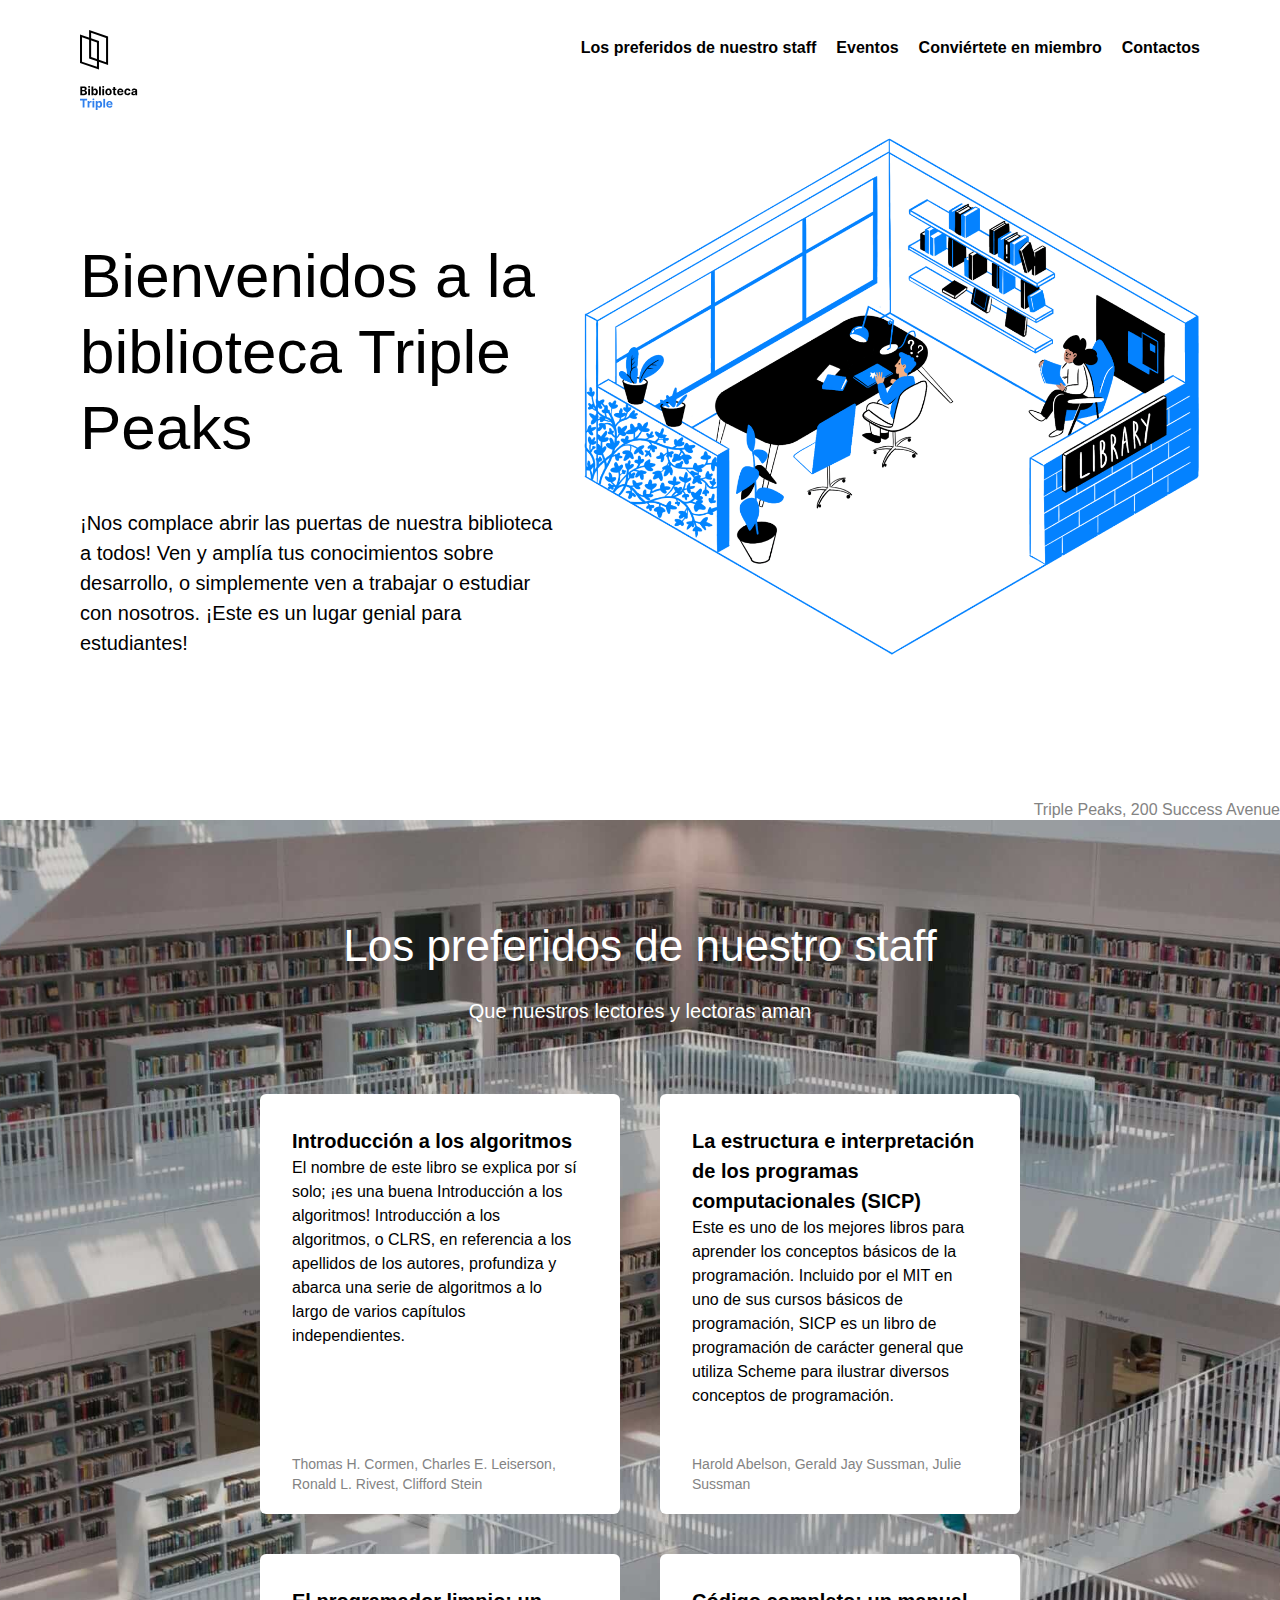
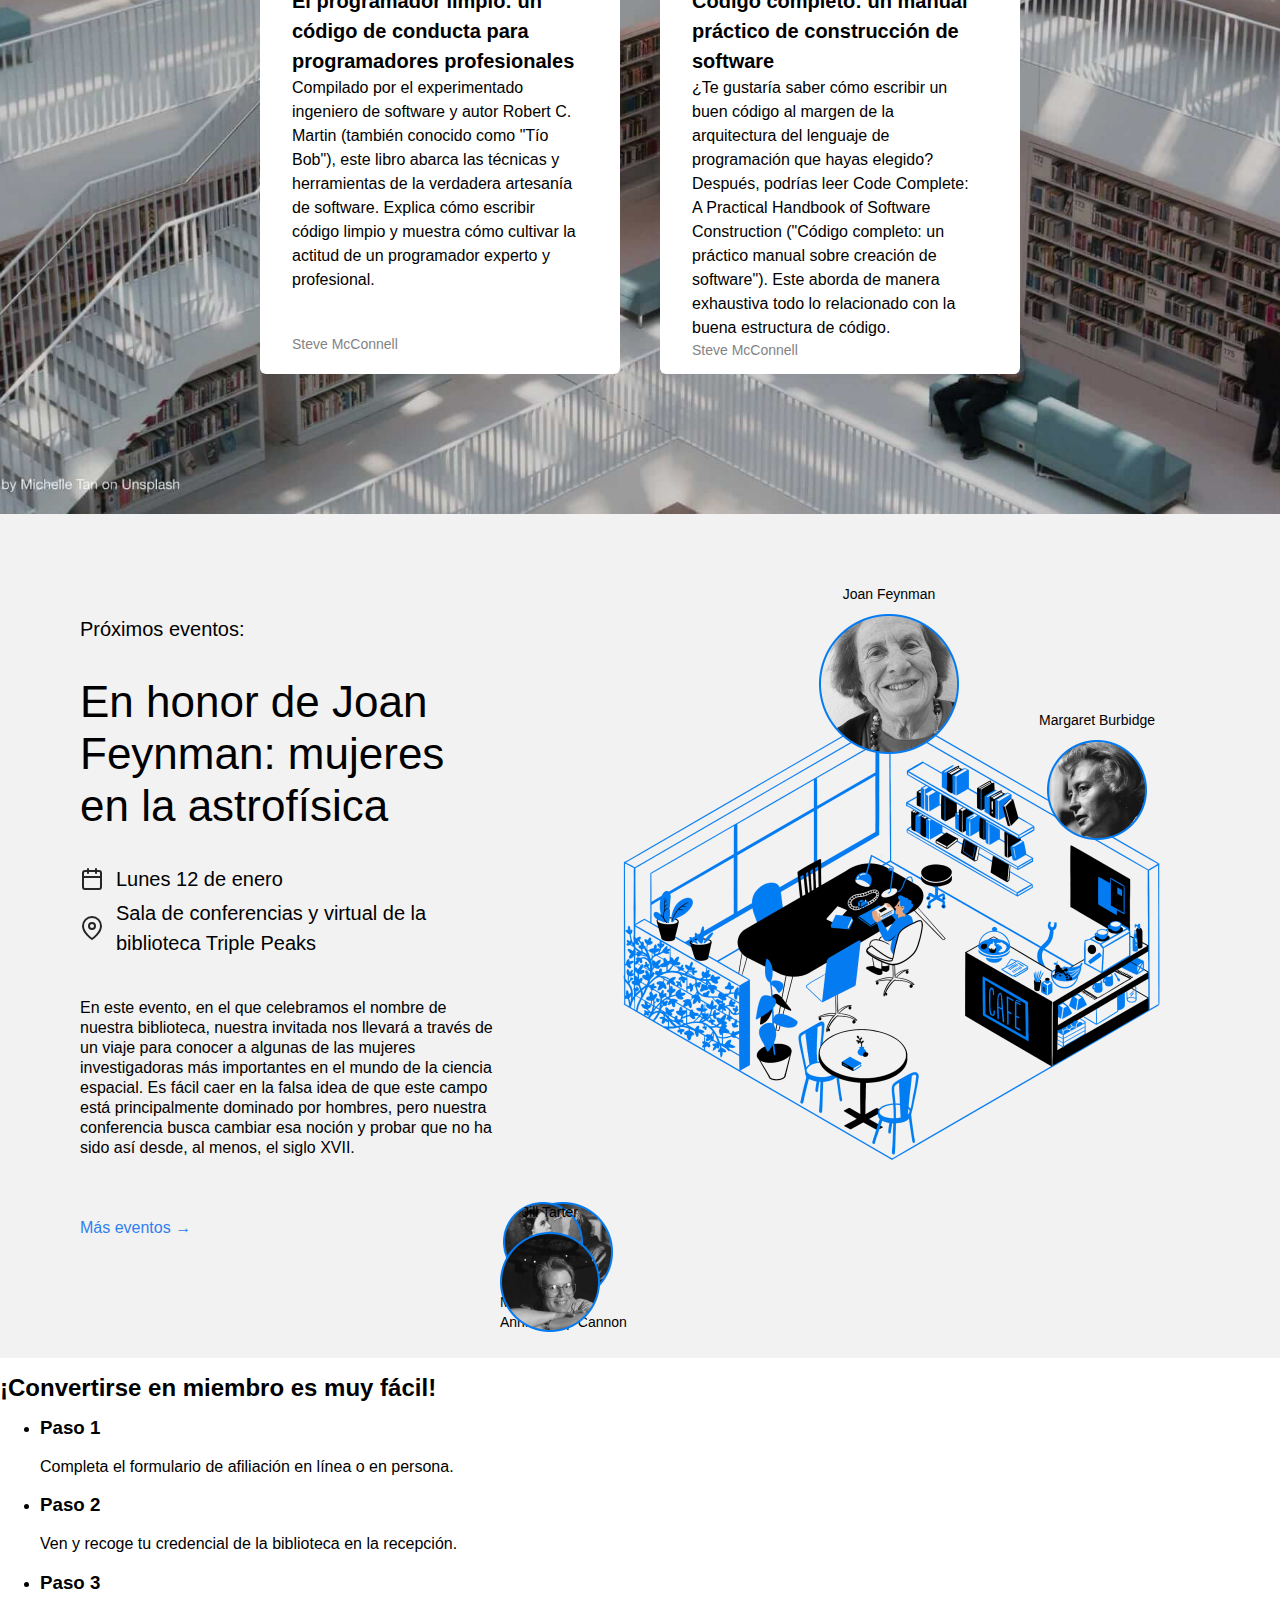
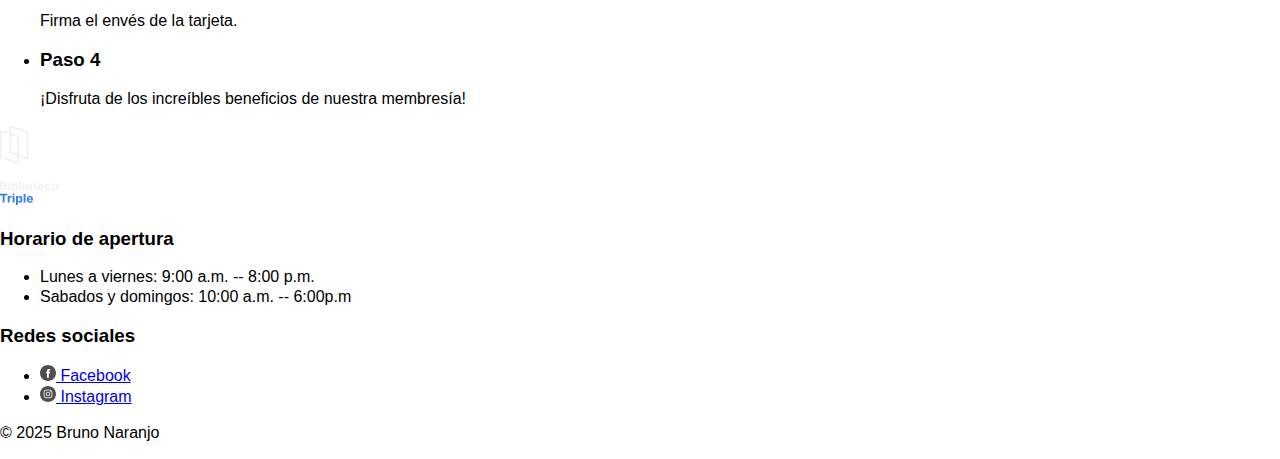
<file: index.html>
<!DOCTYPE html>
<html lang="es">
  <head>
    <meta charset="UTF-8" />
    <meta name="viewport" content="width=device-width, initial-scale=1.0"/>
    <title>Biblioteca Triple Peaks</title>
    <link rel="shortcut icon" href="favicon.ico" />
    <link rel="stylesheet" href="./vendor/normalize.css" />
    <link rel="stylesheet" href="./styles/style.css" />
  </head>

  <body>
    <div class="page">
      <header class="header">
        <nav class="nav">
          <img
            src="./images/logo.svg"
            alt="Logotipo de la Biblioteca Triple Peaks"
            class="nav__logo"
          />
          <ul class="nav__links">
            <li>
              <a class="nav__link" href="#staff">Los preferidos de nuestro staff</a>
            </li>
            <li>
              <a class="nav__link" href="#events">Eventos</a>
            </li>
            <li>
              <a class="nav__link" href="#membership">Conviértete en miembro</a>
            </li>
            <li>
              <a class="nav__link" href="#footer">Contactos</a>
            </li>
          </ul>
        </nav>
        <div class="header__content">
          <div>
            <h1 class="header__title">Bienvenidos a la biblioteca Triple Peaks</h1>
            <p class="header__description">
              ¡Nos complace abrir las puertas de nuestra biblioteca a todos! Ven y amplía
              tus conocimientos sobre desarrollo, o simplemente ven a trabajar o
              estudiar con nosotros. ¡Este es un lugar genial para estudiantes!
            </p>
          </div>
          <div><img
            src="./images/inside_the_library.png"
            alt="Ilustración 'Dentro de la biblioteca'"
            class="header__image"/></div>
        </div>
      </header>
      <div class="header__footer">
        <p class="header__address">Triple Peaks, 200 Success Avenue</p>
      </div>

    <main class="content">
      <section class="staff" id="staff">
        <h2 class="staff__title">Los preferidos de nuestro staff</h2>
        <p class="staff__subtitle">Que nuestros lectores y lectoras aman</p>
        <ul class="staff__cards">
          <li class="card">
            <div class="card__content">
              <h3 class="card__title">Introducción a los algoritmos</h3>
              <p class="card__text">
                El nombre de este libro se explica por sí solo; ¡es una buena
                Introducción a los algoritmos! Introducción a los algoritmos, o CLRS,
                en referencia a los apellidos de los autores, profundiza y
                abarca una serie de algoritmos a lo largo de varios capítulos
                independientes.
              </p>
              <p class="card__footer">
                Thomas H. Cormen, Charles E. Leiserson, Ronald L. Rivest,
                Clifford Stein
              </p>
            </div>
          </li>

          <li class="card">
            <div class="card__content">
              <h3 class="card__title">
                La estructura e interpretación de los programas computacionales (SICP)
              </h3>
              <p class="card__text">
                Este es uno de los mejores libros para aprender los conceptos básicos de
                la programación. Incluido por el MIT en uno de sus cursos
                básicos de programación, SICP es un libro de programación de carácter general
                que utiliza Scheme para ilustrar diversos conceptos de programación.
              </p>
              <p class="card__footer">
                Harold Abelson, Gerald Jay Sussman, Julie Sussman
              </p>
            </div>
          </li>

          <li class="card">
            <div class="card__content">
              <h3 class="card__title">
                El programador limpio: un código de conducta para programadores profesionales
              </h3>
              <p class="card__text">
                Compilado por el experimentado ingeniero de software y autor Robert C.
                Martin (también conocido como "Tío Bob"), este libro abarca las
                técnicas y herramientas de la verdadera artesanía de software. Explica
                cómo escribir código limpio y muestra cómo cultivar la
                actitud de un programador experto y profesional.
              </p>
              <p class="card__footer">Steve McConnell</p>
            </div>
          </li>

          <li class="card">
            <div class="card__content">
              <h3 class="card__title">
                Código completo: un manual práctico de construcción de software
              </h3>
              <p class="card__text">
                ¿Te gustaría saber cómo escribir un buen código al margen de la
                arquitectura del lenguaje de programación que hayas elegido? Después,
                podrías leer Code Complete: A Practical Handbook of Software
                Construction ("Código completo: un práctico manual sobre creación de software"). Este aborda de manera exhaustiva todo lo relacionado con
                la buena estructura de código.
              </p>
              <p class="card__footer">Steve McConnell</p>
            </div>
          </li>
        </ul>
      </section>
              <section class="events" id="events">
          <div class="events__content">
            <h2 class="events__heading">Próximos eventos:</h2>
            <h3 class="events__title">
              En honor de Joan Feynman: mujeres en la astrofísica
            </h3>
            <div class="event-info events__info-section">
              <div class="event-info__item">
                <img
                  src="./images/icon_calendar.svg"
                  alt="Calendar icon"
                  class="event-info__icon"
                />
                <p class="event-info__text">Lunes 12 de enero</p>
              </div>
              <div class="event-info__item">
                <img
                  src="./images/icon_pin.svg"
                  alt="Pin icon"
                  class="event-info__icon"
                />
                <p class="event-info__text">
                  Sala de conferencias y virtual de la biblioteca Triple Peaks
                </p>
              </div>
            </div>
            <p class="events__description">
              En este evento, en el que celebramos el nombre de nuestra
              biblioteca, nuestra invitada nos llevará a través de un viaje para
              conocer a algunas de las mujeres investigadoras más importantes en
              el mundo de la ciencia espacial. Es fácil caer en la falsa idea de
              que este campo está principalmente dominado por hombres, pero
              nuestra conferencia busca cambiar esa noción y probar que no ha
              sido así desde, al menos, el siglo XVII.
            </p>
            <a href="#" class="events__more">Más eventos &rarr;</a>
          </div>
          <div class="events__cover">
            <img
              src="./images/cafe.png"
              alt="sala de cafe"
              class="events__image"
            />
            <div class="person person_name_feynman">
              <p class="person__caption">Joan Feynman</p>
              <img
                src="./images/person_feynman.png"
                alt="joan-feynman"
                class="person__image person__image_size_l"
              />
            </div>
            <div class="person person_name_burbidge">
              <p class="person__caption">Margaret Burbidge</p>
              <img
                src="./images/person_burbidge.png"
                alt="margaret-burbidge"
                class="person__image person__image_size_m"
              />
            </div>
            <div class="person person_name_cannon">
              <img
                src="./images/person_cannon.png"
                alt="annie-jump-cannon"
                class="person__image person__image_size_m"
              />
              <p class="person__caption">Annie Jump Cannon</p>
            </div>
            <div class="person person_name_mitchell">
              <img
                src="./images/person_mitchell.png"
                alt="maria-mitchell"
                class="person__image person__image_size_s"
              />
              <p class="person__caption">Maria Mitchell</p>
            </div>
            <div class="person person_name_tarter">
              <p class="person__caption">Jill Tarter</p>
              <img
                src="./images/person_tarter.png"
                alt="jill-tarter"
                class="person__image person__image_size_m"
              />
            </div>
          </div>
        </section>

        <section class="membership" id="membership">
  <h2 class="membership__title" id="membership__title">¡Convertirse en miembro es muy fácil!</h2>
  <ul class="membership__steps" id="membership__steps">
    <li class="step">
      <h3 class="step__title">
        Paso 1
        <img
          src="./images/icon_step_forward.svg"
          alt="icon forward"
          class="step__icon"
        />
      </h3>
      <p class="step__description">
        Completa el formulario de afiliación en línea o en persona.
      </p>
    </li>
    <li class="step">
      <h3 class="step__title">
        Paso 2
        <img
          src="./images/icon_step_forward.svg"
          alt="icon forward"
          class="step__icon"
        />
      </h3>
      <p class="step__description">
        Ven y recoge tu credencial de la biblioteca en la recepción.
      </p>
    </li>
    <li class="step">
      <h3 class="step__title">
        Paso 3
        <img
          src="./images/icon_step_forward.svg"
          alt="icon forward"
          class="step__icon"
        />
      </h3>
      <p class="step__description">Firma el envés de la tarjeta.</p>
    </li>
    <li class="step">
      <h3 class="step__title">
        Paso 4
        <img
          src="./images/icon_step_finish.svg"
          alt="icon finish"
          class="step__icon"
        />
      </h3>
      <p class="step__description">
        ¡Disfruta de los increíbles beneficios de nuestra membresía!
      </p>
    </li>
  </ul>
</section>
      </main>
      <footer class="footer" id="footer">
        <div class="footer__cover">
          <div class="footer__columns">
            <div class="footer__column">
              <img
                src="./images/logo_white.svg"
                alt="Logotipo de la Biblioteca Triple Peaks"
                class="footer__logo"
              />
            </div>
            <div class="footer__column footer__column_content_hours">
              <h3 class="footer__column-heading">Horario de apertura</h3>
              <ul class="footer__list">
                <li class="footer__list-item">
                  Lunes a viernes: 9:00 a.m. -- 8:00 p.m.
                </li>
                <li class="footer__list-item">
                  Sabados y domingos: 10:00 a.m. -- 6:00p.m
                </li>
              </ul>
            </div>
            <div class="footer__column footer__column_content_social">
              <h3 class="footer__column-heading">Redes sociales</h3>
              <ul class="footer__list">
                <li class="footer__list-item">
                  <a href="#" class="footer__column-link">
                    <img
                      src="./images/facebook_white.svg"
                      alt="facebook logo"
                      class="footer__social-icon"
                    />
                    Facebook
                  </a>
                </li>
                <li class="footer__list-item">
                  <a href="#" class="footer__column-link">
                    <img
                      src="./images/instagram_white.svg"
                      alt="facebook logo"
                      class="footer__social-icon"
                    />
                    Instagram
                  </a>
                </li>
              </ul>
            </div>
          </div>
          <p class="footer__copyright">&#x00a9; 2025 Bruno Naranjo</p>
        </div>
      </footer>
    </div>
  </body>
</html>
</file>
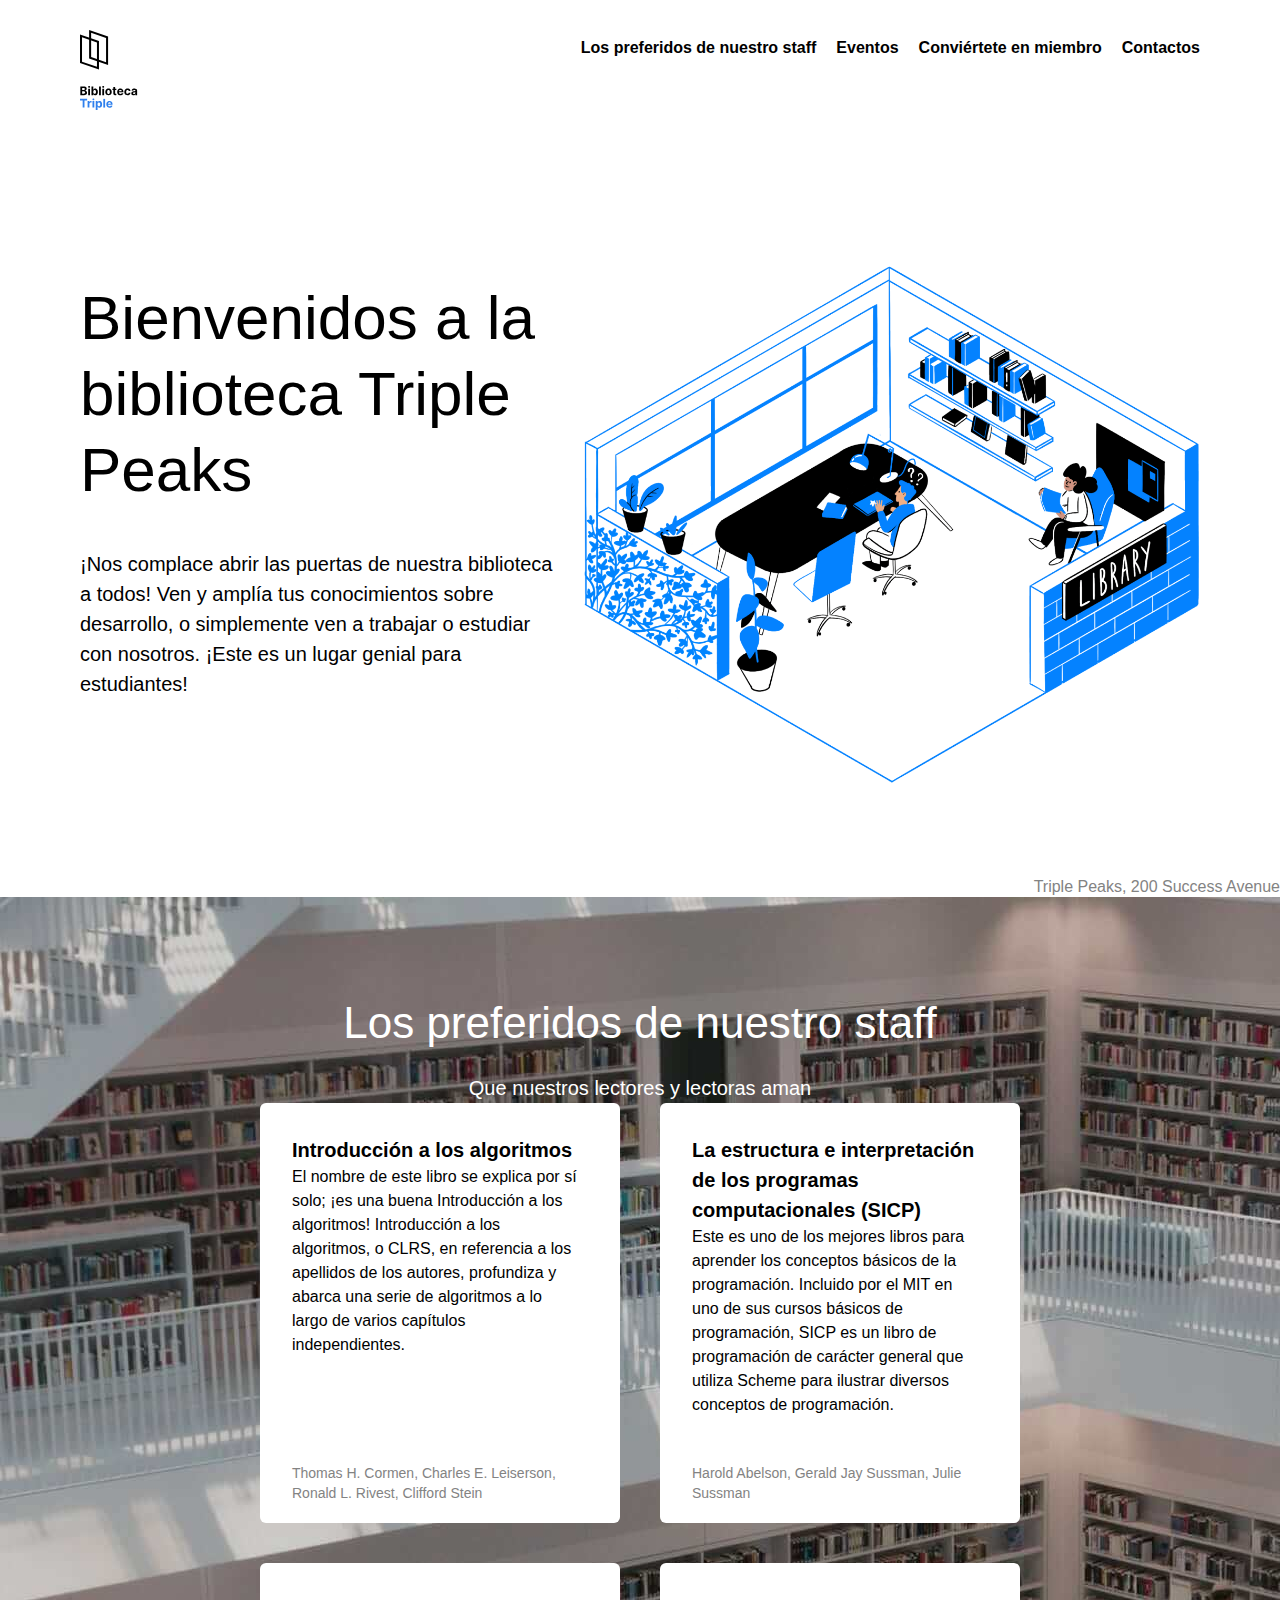
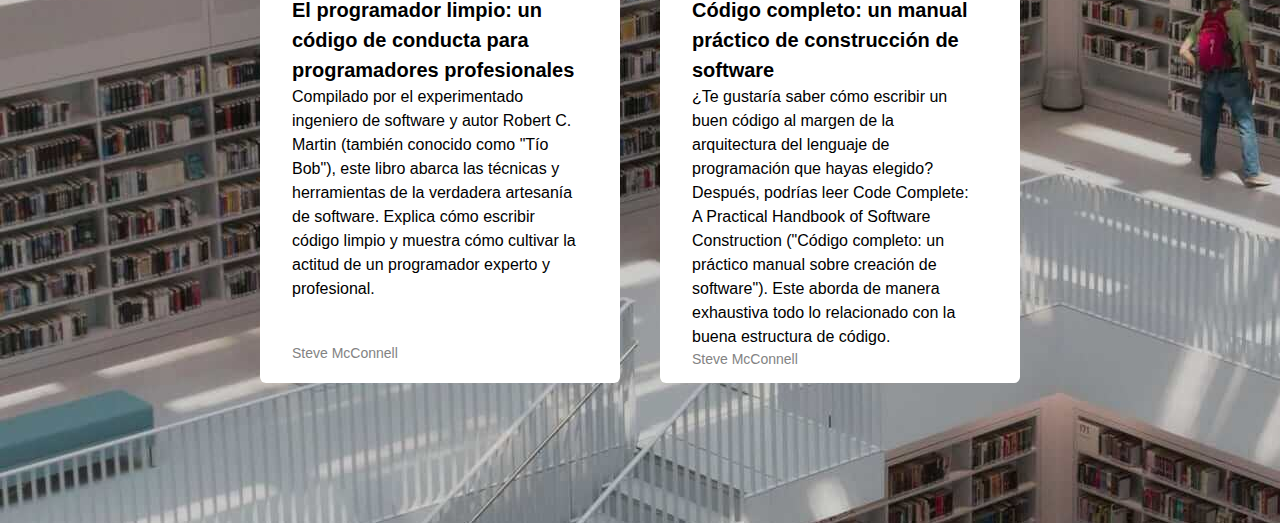
<file: Proyecto3/web_project_library_es/index.html>
<!DOCTYPE html>
<html lang="es">
  <head>
    <meta charset="UTF-8" />
    <meta name="viewport" content="width=device-width, initial-scale=1.0" />
    <title>Biblioteca Triple Peaks</title>
    <link rel="shortcut icon" href="favicon.ico" />
    <link rel="stylesheet" href="./vendor/normalize.css" />
    <link rel="stylesheet" href="./styles/style.css" />
  </head>

  <body>
    <div class="page">
      <header class="header">
        <nav class="nav">
          <img
            src="./images/logo.svg"
            alt="Logotipo de la Biblioteca Triple Peaks"
            class="nav__logo"
          />
          <ul class="nav__links">
            <li>
              <a class="nav__link" href="#staff">Los preferidos de nuestro staff</a>
            </li>
            <li>
              <a class="nav__link" href="#events">Eventos</a>
            </li>
            <li>
              <a class="nav__link" href="#become-member">Conviértete en miembro</a>
            </li>
            <li>
              <a class="nav__link" href="#contacts">Contactos</a>
            </li>
          </ul>
        </nav>
        <div class="header__content">
          <div>
            <h1 class="header__title">Bienvenidos a la biblioteca Triple Peaks</h1>
            <p class="header__description">
              ¡Nos complace abrir las puertas de nuestra biblioteca a todos! Ven y amplía
              tus conocimientos sobre desarrollo, o simplemente ven a trabajar o
              estudiar con nosotros. ¡Este es un lugar genial para estudiantes!
            </p>
          </div>
          <div><img
            src="./images/inside_the_library.png"
            alt="Ilustración 'Dentro de la biblioteca'"
            class="header__image"/>
</div>
        </div>
      </header>
      <div class="header__footer">
        <p class="header__address">Triple Peaks, 200 Success Avenue</p>
      </div>

    <main class="content">
      <section class="staff" id="staff">
        <h2 class="staff__title">Los preferidos de nuestro staff</h2>
        <p class="staff__subtitle">Que nuestros lectores y lectoras aman</p>
        <ul class="staff__cards">
          <li class="card">
            <div class="card__content">
              <h3 class="card__title">Introducción a los algoritmos</h3>
              <p class="card__text">
                El nombre de este libro se explica por sí solo; ¡es una buena
                Introducción a los algoritmos! Introducción a los algoritmos, o CLRS,
                en referencia a los apellidos de los autores, profundiza y
                abarca una serie de algoritmos a lo largo de varios capítulos
                independientes.
              </p>
              <p class="card__footer">
                Thomas H. Cormen, Charles E. Leiserson, Ronald L. Rivest,
                Clifford Stein
              </p>
            </div>
          </li>

          <li class="card">
            <div class="card__content">
              <h3 class="card__title">
                La estructura e interpretación de los programas computacionales (SICP)
              </h3>
              <p class="card__text">
                Este es uno de los mejores libros para aprender los conceptos básicos de
                la programación. Incluido por el MIT en uno de sus cursos
                básicos de programación, SICP es un libro de programación de carácter general
                que utiliza Scheme para ilustrar diversos conceptos de programación.
              </p>
              <p class="card__footer">
                Harold Abelson, Gerald Jay Sussman, Julie Sussman
              </p>
            </div>
          </li>

          <li class="card">
            <div class="card__content">
              <h3 class="card__title">
                El programador limpio: un código de conducta para programadores profesionales
              </h3>
              <p class="card__text">
                Compilado por el experimentado ingeniero de software y autor Robert C.
                Martin (también conocido como "Tío Bob"), este libro abarca las
                técnicas y herramientas de la verdadera artesanía de software. Explica
                cómo escribir código limpio y muestra cómo cultivar la
                actitud de un programador experto y profesional.
              </p>
              <p class="card__footer">Steve McConnell</p>
            </div>
          </li>

          <li class="card">
            <div class="card__content">
              <h3 class="card__title">
                Código completo: un manual práctico de construcción de software
              </h3>
              <p class="card__text">
                ¿Te gustaría saber cómo escribir un buen código al margen de la
                arquitectura del lenguaje de programación que hayas elegido? Después,
                podrías leer Code Complete: A Practical Handbook of Software
                Construction ("Código completo: un práctico manual sobre creación de software"). Este aborda de manera exhaustiva todo lo relacionado con
                la buena estructura de código.
              </p>
              <p class="card__footer">Steve McConnell</p>
            </div>
          </li>
        </ul>
      </section>
    </main>
    </div>
  </body>
</html>
</file>
<file: styles/style.css>
.page {
  margin: auto;
  min-width: 1100px;
  max-width: 1600px;
  font-family: arial, sans-serif;
  font-size: 16px;
  line-height: 20px;
}

.header {
  display: flex;
  flex-direction: column;
  height: 100vh;
  min-height: 720px;
  max-height: 800px;
  padding: 30px 80px 40px;
  position: relative;
  box-sizing: border-box;
}

.nav {
  display: flex;
  justify-content: space-between;
}

.nav__logo {
  height: 80px;
  width: 58px;
}

.nav__links {
  display: flex;
  column-gap: 20px;
  margin: 8px 0 0;
  padding: 0;
  list-style-type: none;
}

.nav__link {
  color: #000000;
  text-decoration: none;
  font-weight: bold;
}

.header__content {
  display: flex;
  justify-content: space-between;
}

.header__title {
  font-size: 62px;
  line-height: 76px;
  font-weight: 500;
  max-width: 635px;
  margin-top: 128px;
}

.header__description {
  font-size: 20px;
  line-height: 30px;
  max-width: 515px;
  margin: 32px 0 50px;
}

.header__image {
  max-width: 636px;
  margin: 0;
}

.header__footer {
  margin-top: auto;
  width: 100%;
  display: flex;
  align-items: center;
  justify-content: flex-end;
  box-sizing: border-box;
}

.header__link {
  color: #2f80ed;
  text-decoration: none;
}

.header__address {
  margin: 0;
  color: #838383;
}
.staff {
  background-image: url("../images/staff_picks_background.jpg");
  padding: 100px 0 140px;
  background-repeat: no-repeat;
  background-position: 50% 50%;
  background-size: cover;
}

.staff__title {
  text-align: center;
  font-size: 44px;
  line-height: 52px;
  font-weight: 400;
  margin: 0 0 24px;
  color: #ffffff;
}

.staff__subtitle {
  text-align: center;
  font-size: 20px;
  line-height: 30px;
  font-weight: 400;
  margin: 0;
  color: #ffffff;
}

.staff__cards{
  max-width:760px;
  margin: 68px auto 0;
  display: flex;
  flex-wrap: wrap;
  justify-content: center;
  gap: 40px 40px;
  padding-left: 0;
  list-style-type: none;
}

.card {
  background-color: #fff;
  border-radius: 6px;
  padding: 32px 40px 20px 32px;
  box-sizing: border-box;
  height: 420px;
  width: 360px;
}

.card__content {
  width: 100%;
  height: 100%;
  display: flex;
  flex-direction: column;
}

.card__title {
  font-size: 20px;
  line-height: 30px;
  font-weight: 700;
  margin: 0;
}

.card__text {
  margin: 20px 0 0;
  font-size: 16px;
  line-height: 24px;
  display: contents;
}

.card__footer {
  margin: 0;
  font-size: 14px;
  line-height: 20px;
  color: #838383;
  margin-top: auto;
}

.events {
  padding: 100px 0 120px 80px;
  display: flex;
  align-items: start;
  justify-content: space-between;
  box-sizing: border-box;
  background-color: #f2f2f2;
}

.events__content {
  flex-basis: 580px;
}

.events__heading {
  font-size: 20px;
  font-weight: 500;
  line-height: 30px;
  margin: 0;
}

.events__title {
  font-size: 44px;
  font-weight: 500;
  line-height: 52px;
  margin: 32px 0 0;
}

.events__info-section {
  margin-top: 32px;
}

.event-info__item {
  display: flex;
  align-items: center;
  margin-bottom: 4px;
  font-weight: 500;
}

.event-info__icon {
  background-repeat: no-repeat;
  background-position: center;
  margin-right: 12px;
  width: 24px;
  height: 24px;
}

.event-info__text {
  font-size: 20px;
  font-weight: 500;
  line-height: 30px;
  margin: 0;
}

.events__description {
  margin: 40px 0 60px;
}

.events__more {
  color: #2f80ed;
  text-decoration: none;
}

.events__cover {
  flex-grow: 1;
  flex-shrink: 0;
  flex-basis: 780px;
  max-width: 780px;
  position: relative;
}

.events__image {
  max-width: 100%;
}

.person {
  position: absolute;
  display: flex;
  align-items: center;
  flex-direction: column;
  gap: 10px;
}

.person_name_feynman {
top: -30px;
left: 319px;
}

.person_name_burbidge {
top: 96px;
right: 125px;
}

.person_name_cannon {
  /* Utiliza los valores correctos de las propiedades top/right/bottom/left para posicionar el elemento */
}

.person_name_mitchell {
  /* Utiliza los valores correctos de las propiedades top/right/bottom/left para posicionar el elemento */
}

.person_name_tarter {
  /* Utiliza los valores correctos de las propiedades top/right/bottom/left para posicionar el elemento */
}

.person__image {
  max-width: 100%;
}

.person__image_size_l {
  width: 140px;
}

.person__image_size_m {
  width: 100px;
}

.person__image_size_s {
  width: 80px;
}

.person__caption {
  text-align: center;
  font-size: 14px;
  margin: 0;
}
</file>
<file: Proyecto3/web_project_library_es/styles/style.css>
.page {
  margin: auto;
  min-width: 1100px;
  max-width: 1600px;
  font-family: arial, sans-serif;
  font-size: 16px;
  line-height: 20px;
}

.header {
  display: flex;
  flex-direction: column;
  height: 100vh;
  min-height: 720px;
  max-height: 800px;
  padding: 30px 80px 40px;
  position: relative;
  box-sizing: border-box;
}

.nav {
  display: flex;
  justify-content: space-between;
}

.nav__logo {
  display: flex;
  height: 80px;
  width: 58px;
}

.nav__links {
  display: flex;
  column-gap: 20px;
  margin: 8px 0 0;
  padding: 0;
  list-style-type: none;
}

.nav__link {
  color: #000000;
  text-decoration: none;
  font-weight: bold;
  list-style: none;
}

.header__content {
  margin-top: 128px;
  margin-bottom: 32px;
  display: flex;
  justify-content: space-around;
}

.header__title {
  font-size: 62px;
  line-height: 76px;
  font-weight: 500;
  max-width: 635px;
  display: flex;
}

.header__description {
  font-size: 20px;
  line-height: 30px;
  max-width: 515px;
  display: flex;
}

.header__image {
  max-width: 636px;
  display: flex;
}

.header__footer {
  width: 100%;
  display: flex;
  align-items: center;
  justify-content: flex-end;
  box-sizing: border-box;
  margin-top: 6vw;
}

.header__link {
  color: #2f80ed;
  text-decoration: none;
}

.header__address {
  margin: 0;
  color: #838383;
}
.staff {
  background-image: url("../images/staff_picks_background.jpg") !important;
  padding: 100px 0 140px;
  background: no-repeat;
}

.staff__title {
  text-align: center;
  font-size: 44px;
  line-height: 52px;
  font-weight: 400;
  margin: 0 0 24px;
  color: #ffffff;
}

.staff__subtitle {
  text-align: center;
  font-size: 20px;
  line-height: 30px;
  font-weight: 400;
  margin: 0;
  color: #ffffff;
}

.staff__cards{
  max-width:760px;
  margin: auto;
  display: flex;
  flex-wrap: wrap;
  justify-content: space-evenly;
  gap: 40px;
  list-style-type: none;
  padding-left: 0;
}

.card {
  background-color: #fff;
  border-radius: 6px;
  padding: 32px 40px 20px 32px;
  box-sizing: border-box;
  height: 420px;
  width: 360px;
}

.card__content {
  width: 100%;
  height: 100%;
  display: flex;
  flex-direction: column;
}

.card__title {
  font-size: 20px;
  line-height: 30px;
  font-weight: 700;
  margin: 0;
}

.card__text {
  margin: 20px 0 0;
  font-size: 16px;
  line-height: 24px;
  display: contents;
}

.card__footer {
  margin: 0;
  font-size: 14px;
  line-height: 20px;
  color: #838383;
  margin-top: auto;
}
</file>
